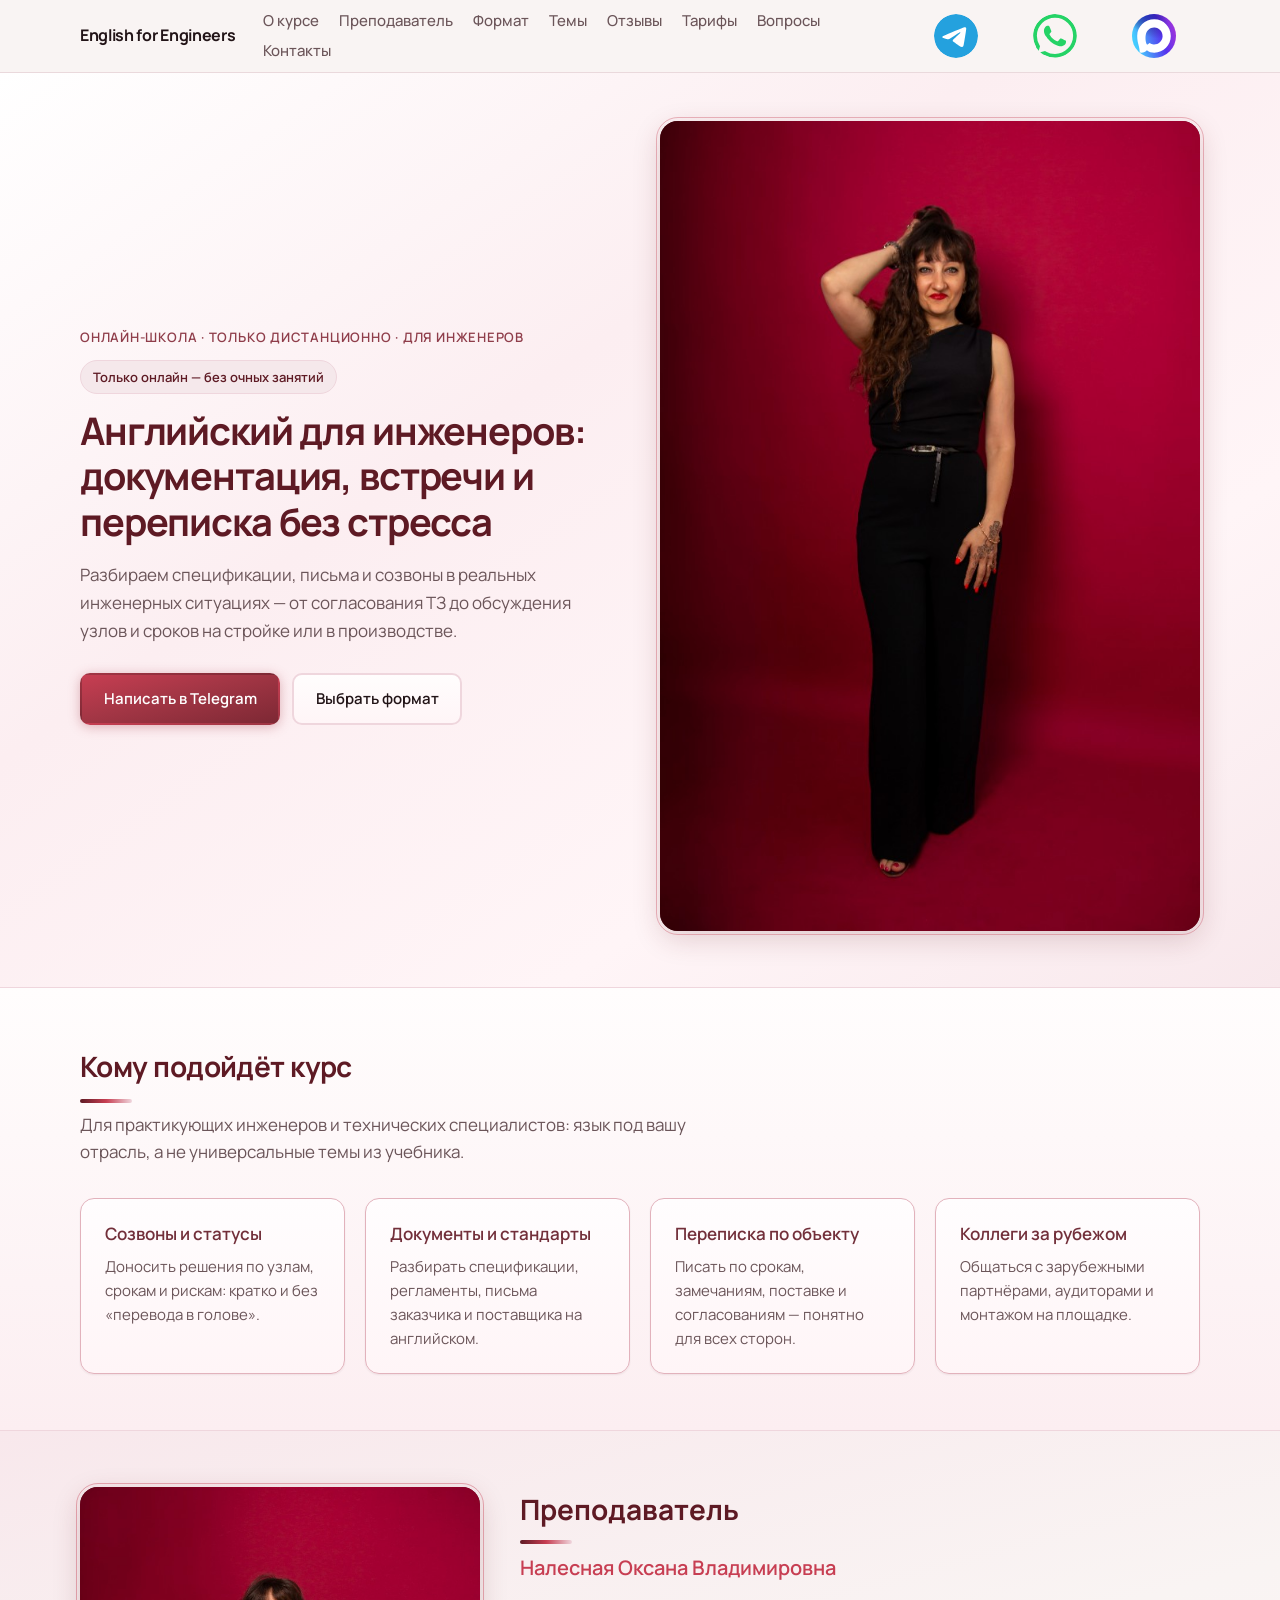
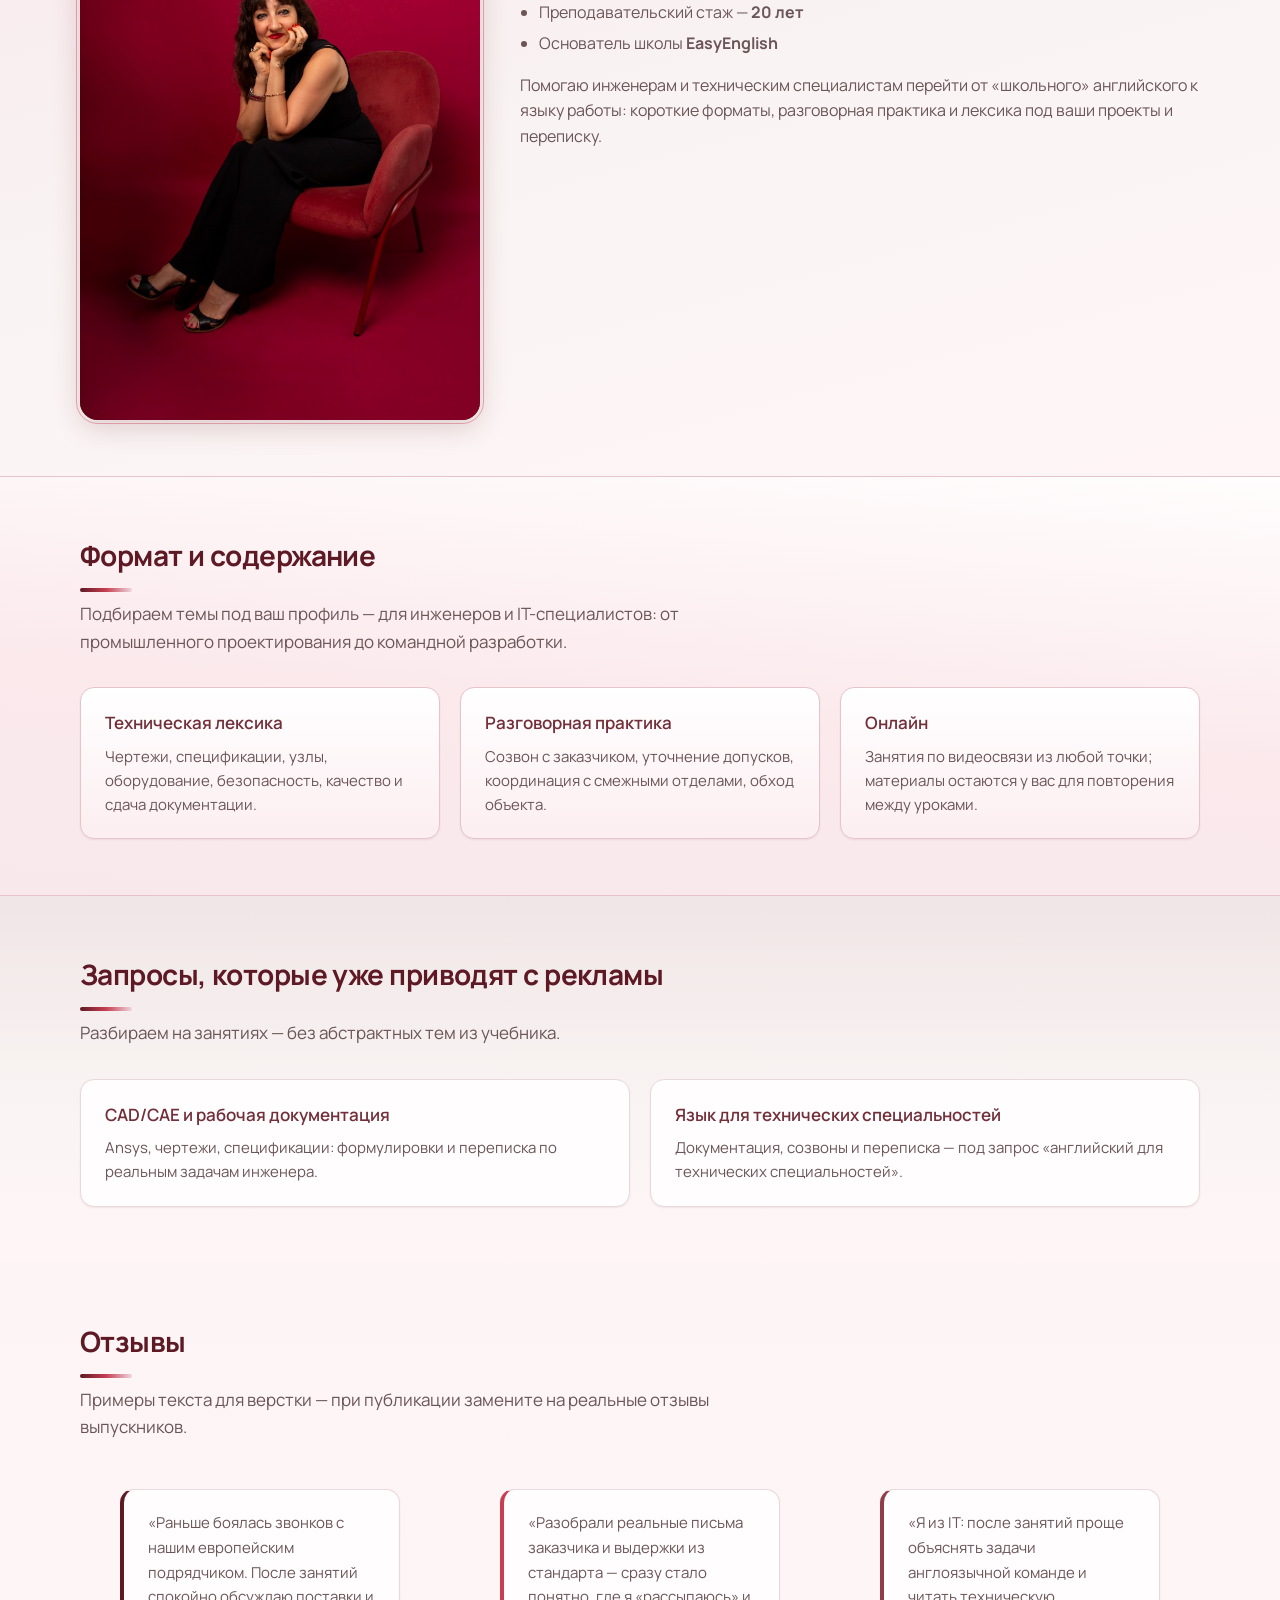
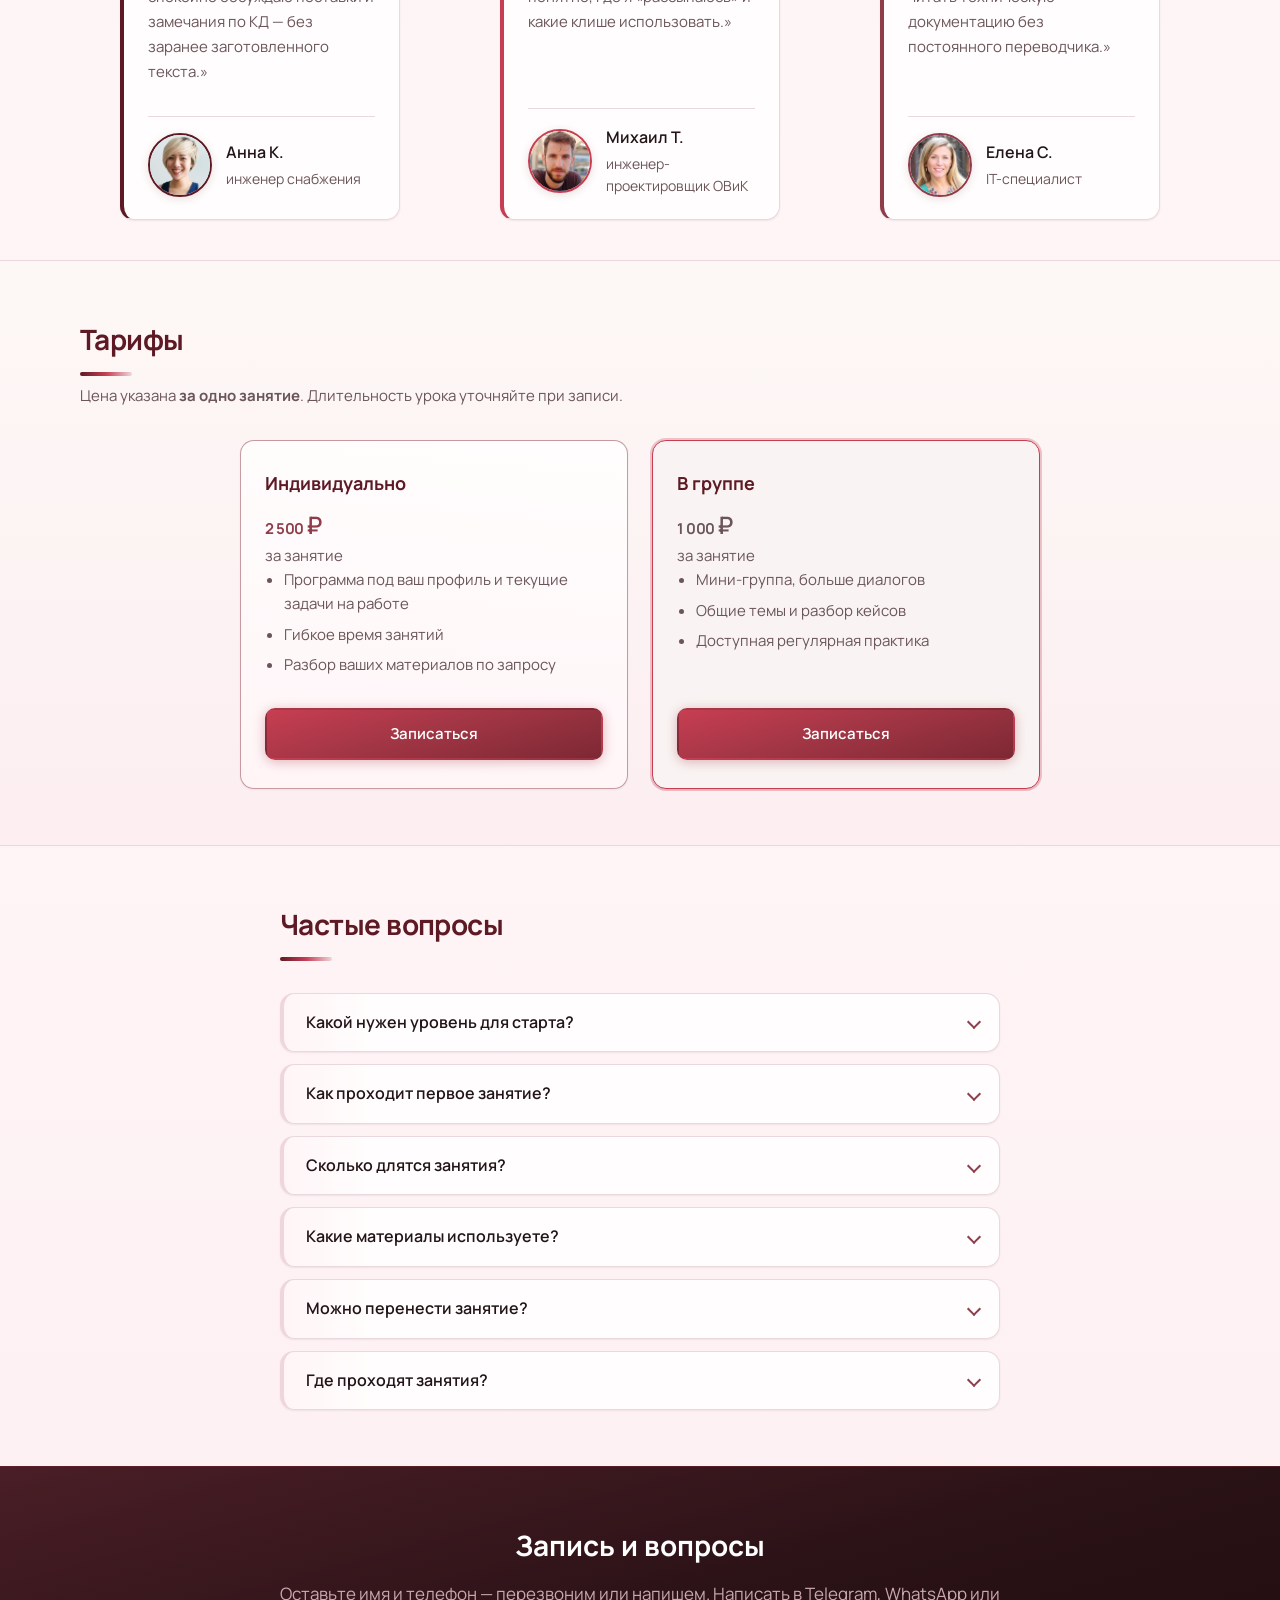
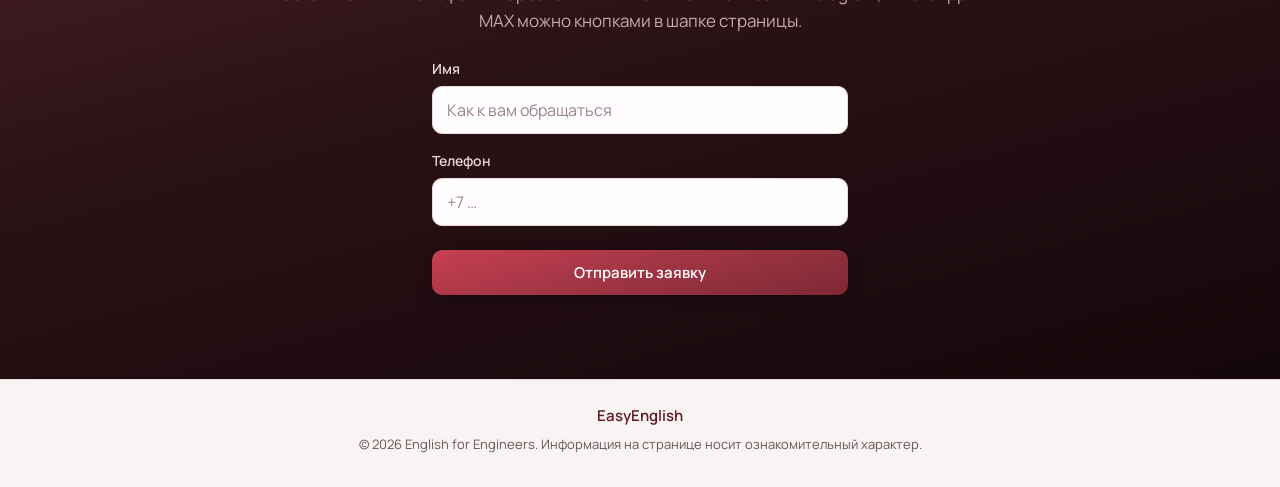
<file: index.html>
<!DOCTYPE html>
<html lang="ru">
<head>
  <meta charset="UTF-8" />
  <meta name="viewport" content="width=device-width, initial-scale=1" />
  <meta name="theme-color" content="#5e1a24" />
  <link rel="icon" href="assets/favicon.svg" type="image/svg+xml" />
  <meta name="description" content="Английский для инженеров — технический английский онлайн. EasyEnglish, занятия по видеосвязи." />
  <meta name="yandex-verification" content="b1f06b6a7f657af9" />
  <title>Английский для инженеров | EasyEnglish</title>
  <link rel="preconnect" href="https://fonts.googleapis.com" />
  <link rel="preconnect" href="https://fonts.gstatic.com" crossorigin />
  <link href="https://fonts.googleapis.com/css2?family=Manrope:wght@400;500;600;700&display=swap" rel="stylesheet" />
  <link rel="stylesheet" href="styles.css" />
</head>
<body>
  <a class="skip-link" href="#main">К основному содержимому</a>

  <header class="site-header" id="top">
    <div class="container header-inner">
      <a class="logo" href="#top">English for Engineers</a>
      <nav class="site-nav" id="site-nav" aria-label="Основная навигация">
        <ul class="nav-list">
          <li><a href="#about">О курсе</a></li>
          <li><a href="#teacher">Преподаватель</a></li>
          <li><a href="#program">Формат</a></li>
          <li><a href="#topics">Темы</a></li>
          <li><a href="#reviews">Отзывы</a></li>
          <li><a href="#pricing">Тарифы</a></li>
          <li><a href="#faq">Вопросы</a></li>
          <li><a href="#contacts">Контакты</a></li>
        </ul>
      </nav>
      <div class="header-toolbar">
        <div class="header-messenger-links" role="group" aria-label="Написать в мессенджерах">
          <a
            class="btn btn-header-tg"
            href="https://t.me/I_am_Oksana_Nalesnaya"
            rel="noopener noreferrer"
            target="_blank"
            aria-label="Написать в Telegram"
            data-goal="messenger"
          >
            <img class="btn-header-tg__svg" src="assets/telegram-icon.svg" width="44" height="44" alt="" decoding="async" />
          </a>
          <a
            class="btn btn-header-tg"
            href="https://wa.me/79298185051"
            target="_blank"
            rel="noopener noreferrer"
            aria-label="Написать в WhatsApp"
            data-goal="messenger"
          >
            <img class="btn-header-tg__svg" src="assets/whatsapp-icon.svg" width="44" height="44" alt="" decoding="async" />
          </a>
          <a class="btn btn-header-tg" href="tel:+79298185051" aria-label="Позвонить или написать в MAX">
            <img class="btn-header-tg__svg" src="assets/max-icon.svg" width="44" height="44" alt="" decoding="async" />
          </a>
        </div>
        <button type="button" class="nav-toggle" aria-expanded="false" aria-controls="site-nav" aria-label="Открыть меню">
          <span class="nav-toggle-bar" aria-hidden="true"></span>
          <span class="nav-toggle-bar" aria-hidden="true"></span>
          <span class="nav-toggle-bar" aria-hidden="true"></span>
        </button>
      </div>
    </div>
  </header>

  <main id="main">
    <section class="hero" aria-labelledby="hero-title">
      <div class="container hero-grid">
        <div class="hero-copy">
          <p class="eyebrow">Для инженеров, которые хотят уверенный рабочий английский</p>
          <p class="online-badge" id="online-badge">Только онлайн — без очных занятий</p>
          <h1 id="hero-title">Английский для инженеров: документация, встречи и переписка без стресса</h1>
          <p class="lead">
            Разбираем спецификации, письма и созвоны в реальных инженерных ситуациях — от согласования ТЗ до обсуждения узлов и сроков на стройке или в производстве.
          </p>
          <div class="hero-actions">
            <a class="btn btn-primary" href="https://t.me/I_am_Oksana_Nalesnaya" target="_blank" rel="noopener noreferrer" data-goal="messenger">Написать в Telegram</a>
            <a class="btn btn-secondary" href="#pricing">Выбрать формат</a>
          </div>
        </div>
        <div class="hero-visual">
          <img src="assets/hero.png" alt="Налесная Оксана Владимировна, преподаватель курса английского для инженеров" width="800" height="1200" class="hero-img" fetchpriority="high" />
        </div>
      </div>
    </section>

    <section class="section section-alt" id="about" aria-labelledby="about-title">
      <div class="container">
        <header class="section-head">
          <h2 id="about-title">Кому подойдёт курс</h2>
          <p class="section-sub">Для практикующих инженеров и технических специалистов: язык под вашу отрасль, а не универсальные темы из учебника.</p>
        </header>
        <div class="card-grid card-grid-4">
          <article class="card">
            <h3 class="card-title">Созвоны и статусы</h3>
            <p>Доносить решения по узлам, срокам и рискам: кратко и без «перевода в голове».</p>
          </article>
          <article class="card">
            <h3 class="card-title">Документы и стандарты</h3>
            <p>Разбирать спецификации, регламенты, письма заказчика и поставщика на английском.</p>
          </article>
          <article class="card">
            <h3 class="card-title">Переписка по объекту</h3>
            <p>Писать по срокам, замечаниям, поставке и согласованиям — понятно для всех сторон.</p>
          </article>
          <article class="card">
            <h3 class="card-title">Коллеги за рубежом</h3>
            <p>Общаться с зарубежными партнёрами, аудиторами и монтажом на площадке.</p>
          </article>
        </div>
      </div>
    </section>

    <section class="section" id="teacher" aria-labelledby="teacher-title">
      <div class="container teacher-block">
        <div class="teacher-photo-wrap">
          <img src="assets/teacher.png" alt="Налесная Оксана Владимировна" width="800" height="1200" class="teacher-photo" />
        </div>
        <div class="teacher-text">
          <h2 id="teacher-title">Преподаватель</h2>
          <p class="teacher-name">Налесная Оксана Владимировна</p>
          <ul class="teacher-facts">
            <li>Преподавательский стаж — <strong>20 лет</strong></li>
            <li>Основатель школы <strong>EasyEnglish</strong></li>
          </ul>
          <p>
            Помогаю инженерам и техническим специалистам перейти от «школьного» английского к языку работы: короткие форматы, разговорная практика и лексика под ваши проекты и переписку.
          </p>
        </div>
      </div>
    </section>

    <section class="section section-alt" id="program" aria-labelledby="program-title">
      <div class="container">
        <header class="section-head">
          <h2 id="program-title">Формат и содержание</h2>
          <p class="section-sub">Подбираем темы под ваш профиль — для инженеров и IT-специалистов: от промышленного проектирования до командной разработки.</p>
        </header>
        <div class="card-grid card-grid-3">
          <article class="card">
            <h3 class="card-title">Техническая лексика</h3>
            <p>Чертежи, спецификации, узлы, оборудование, безопасность, качество и сдача документации.</p>
          </article>
          <article class="card">
            <h3 class="card-title">Разговорная практика</h3>
            <p>Созвон с заказчиком, уточнение допусков, координация с смежными отделами, обход объекта.</p>
          </article>
          <article class="card">
            <h3 class="card-title">Онлайн</h3>
            <p>Занятия по видеосвязи из любой точки; материалы остаются у вас для повторения между уроками.</p>
          </article>
        </div>
      </div>
    </section>

    <section class="section" id="topics" aria-labelledby="topics-title">
      <div class="container">
        <header class="section-head">
          <h2 id="topics-title">Запросы, которые уже приводят с рекламы</h2>
          <p class="section-sub">Разбираем на занятиях — без абстрактных тем из учебника.</p>
        </header>
        <div class="card-grid card-grid-2">
          <article class="card">
            <h3 class="card-title">Как выучить технический английский</h3>
            <p>План с нуля: лексика по вашей отрасли, созвоны, чтение документации — без зубрёжки ради экзамена.</p>
          </article>
          <article class="card">
            <h3 class="card-title">CAD/CAE и рабочая документация</h3>
            <p>Ansys, чертежи, спецификации: формулировки и переписка по реальным задачам инженера.</p>
          </article>
        </div>
      </div>
    </section>

    <section class="section" id="reviews" aria-labelledby="reviews-title">
      <div class="container">
        <header class="section-head">
          <h2 id="reviews-title">Отзывы</h2>
          <p class="section-sub">Примеры текста для верстки — при публикации замените на реальные отзывы выпускников.</p>
        </header>
        <!-- Аватары отзывов: randomuser.me/portraits (замените на фото реальных учеников при публикации). -->
        <div class="card-grid card-grid-3 reviews-grid">
          <blockquote class="card review-card">
            <p class="review-text">«Раньше боялась звонков с нашим европейским подрядчиком. После занятий спокойно обсуждаю поставки и замечания по КД — без заранее заготовленного текста.»</p>
            <footer class="review-footer">
              <img class="review-photo" src="assets/reviews/anna-k.jpg" width="128" height="128" alt="Портрет автора отзыва, Анна К." />
              <div class="review-meta">
                <cite class="review-author">Анна К.</cite>
                <span class="review-role">инженер снабжения</span>
              </div>
            </footer>
          </blockquote>
          <blockquote class="card review-card">
            <p class="review-text">«Разобрали реальные письма заказчика и выдержки из стандарта — сразу стало понятно, где я «рассыпаюсь» и какие клише использовать.»</p>
            <footer class="review-footer">
              <img class="review-photo" src="assets/reviews/mikhail-t.jpg" width="128" height="128" alt="Портрет автора отзыва, Михаил Т." />
              <div class="review-meta">
                <cite class="review-author">Михаил Т.</cite>
                <span class="review-role">инженер-проектировщик ОВиК / IT-специалист</span>
              </div>
            </footer>
          </blockquote>
          <blockquote class="card review-card">
            <p class="review-text">«Я из IT: после занятий проще объяснять задачи англоязычной команде и читать техническую документацию без постоянного переводчика.»</p>
            <footer class="review-footer">
              <img class="review-photo" src="assets/reviews/elena-s.jpg" width="128" height="128" alt="Портрет автора отзыва, Елена С." />
              <div class="review-meta">
                <cite class="review-author">Елена С.</cite>
                <span class="review-role">IT-специалист</span>
              </div>
            </footer>
          </blockquote>
        </div>
      </div>
    </section>

    <section class="section section-alt" id="pricing" aria-labelledby="pricing-title">
      <div class="container">
        <header class="section-head">
          <h2 id="pricing-title">Тарифы</h2>
          <p class="section-sub pricing-note">Цена указана <strong>за одно занятие</strong>. Длительность урока уточняйте при записи.</p>
        </header>
        <div class="pricing-grid">
          <article class="card pricing-card">
            <h3 class="pricing-name">Индивидуально</h3>
            <p class="pricing-price"><span class="amount">2&nbsp;500</span> <span class="currency">₽</span></p>
            <p class="pricing-unit">за занятие</p>
            <ul class="pricing-list">
              <li>Программа под ваш профиль и текущие задачи на работе</li>
              <li>Гибкое время занятий</li>
              <li>Разбор ваших материалов по запросу</li>
            </ul>
            <a class="btn btn-primary btn-block" href="#contacts">Записаться</a>
          </article>
          <article class="card pricing-card pricing-card-highlight">
            <h3 class="pricing-name">В группе</h3>
            <p class="pricing-price"><span class="amount">1&nbsp;000</span> <span class="currency">₽</span></p>
            <p class="pricing-unit">за занятие</p>
            <ul class="pricing-list">
              <li>Мини-группа, больше диалогов</li>
              <li>Общие темы и разбор кейсов</li>
              <li>Доступная регулярная практика</li>
            </ul>
            <a class="btn btn-primary btn-block" href="#contacts">Записаться</a>
          </article>
        </div>
      </div>
    </section>

    <section class="section" id="faq" aria-labelledby="faq-title">
      <div class="container container-narrow">
        <header class="section-head">
          <h2 id="faq-title">Частые вопросы</h2>
        </header>
        <div class="faq-list">
          <details class="faq-item">
            <summary>Какой нужен уровень для старта?</summary>
            <p>Ориентируемся на ваш текущий уровень: можно начать с Elementary+ при мотивации или с Intermediate, если уже есть база.</p>
          </details>
          <details class="faq-item">
            <summary>Как проходит первое занятие?</summary>
            <p>Короткое знакомство, цели, примеры ваших рабочих ситуаций — и план на ближайшие занятия.</p>
          </details>
          <details class="faq-item">
            <summary>Сколько длятся занятия?</summary>
            <p>Длительность согласуем при записи (типично 45–60 минут). В тарифах цена указана за одно занятие.</p>
          </details>
          <details class="faq-item">
            <summary>Какие материалы используете?</summary>
            <p>Сочетаем учебные материалы с вашими текстами, письмами и презентациями, чтобы язык сразу был «рабочим».</p>
          </details>
          <details class="faq-item">
            <summary>Можно перенести занятие?</summary>
            <p>Условия переноса и отмены согласовываются при записи и фиксируются в переписке.</p>
          </details>
          <details class="faq-item">
            <summary>Где проходят занятия?</summary>
            <p>Только онлайн — по видеосвязи. Очных занятий нет.</p>
          </details>
        </div>
      </div>
    </section>

    <section class="section section-cta" id="contacts" aria-labelledby="contacts-title">
      <div class="container container-narrow cta-inner">
        <h2 id="contacts-title">Запись и вопросы</h2>
        <p class="cta-lead">Оставьте имя и телефон — перезвоним или напишем. Написать в Telegram, WhatsApp или MAX можно кнопками в шапке страницы.</p>
        <!-- При включённой reCAPTCHA в Formspree + AJAX: вставьте публичный Site Key (reCAPTCHA v3).
             Secret key — только в настройках Formspree. Пусто = обычная отправка формы без fetch. -->
        <form
          class="contact-form"
          action="https://formspree.io/f/mgopqjdp"
          method="POST"
          data-recaptcha-site-key=""
        >
          <input type="hidden" name="_subject" value="Заявка: English for Engineers" />
          <!-- _next: на хостинге main.js подставит полный URL; в Formspree можно дублировать в настройках формы -->
          <input type="hidden" name="_next" value="thanks.html" />
          <p class="form-honeypot" aria-hidden="true">
            <!-- id без «company» — иначе автозаполнение может заполнить _gotcha и Formspree отметит заявку как спам -->
            <label for="form-hp-trap">Не заполнять</label>
            <input
              id="form-hp-trap"
              type="text"
              name="_gotcha"
              tabindex="-1"
              autocomplete="off"
              autocorrect="off"
              autocapitalize="off"
              spellcheck="false"
              data-lpignore="true"
              data-1p-ignore="true"
            />
          </p>
          <div class="form-row">
            <label for="contact-name">Имя</label>
            <input
              id="contact-name"
              name="name"
              type="text"
              required
              autocomplete="name"
              placeholder="Как к вам обращаться"
            />
          </div>
          <div class="form-row">
            <label for="contact-phone">Телефон</label>
            <input
              id="contact-phone"
              name="phone"
              type="tel"
              required
              autocomplete="tel"
              inputmode="tel"
              placeholder="+7 …"
            />
          </div>
          <button type="submit" class="btn btn-form-submit">Отправить заявку</button>
          <p class="form-status" id="contact-form-status" role="alert" aria-live="assertive" hidden></p>
        </form>
      </div>
    </section>
  </main>

  <footer class="site-footer">
    <div class="container footer-inner">
      <p class="footer-brand">EasyEnglish</p>
      <p class="footer-copy">© <span id="year"></span> <span id="footer-suffix">English for Engineers. Информация на странице носит ознакомительный характер.</span></p>
    </div>
  </footer>

  <a
    class="sticky-cta"
    id="sticky-cta"
    href="https://t.me/I_am_Oksana_Nalesnaya"
    target="_blank"
    rel="noopener noreferrer"
    data-goal="messenger"
    hidden
  >Написать в Telegram</a>

  <!-- Yandex.Metrika counter -->
  <script type="text/javascript">
    (function (m, e, t, r, i, k, a) {
      m[i] =
        m[i] ||
        function () {
          (m[i].a = m[i].a || []).push(arguments);
        };
      m[i].l = 1 * new Date();
      for (var j = 0; j < document.scripts.length; j++) {
        if (document.scripts[j].src === r) {
          return;
        }
      }
      (k = e.createElement(t)),
        (a = e.getElementsByTagName(t)[0]),
        (k.async = 1),
        (k.src = r),
        a.parentNode.insertBefore(k, a);
    })(window, document, "script", "https://mc.yandex.ru/metrika/tag.js?id=108484427", "ym");

    ym(108484427, "init", {
      ssr: true,
      webvisor: true,
      clickmap: true,
      ecommerce: "dataLayer",
      referrer: document.referrer,
      url: location.href,
      accurateTrackBounce: true,
      trackLinks: true,
    });
  </script>
  <noscript>
    <div>
      <img src="https://mc.yandex.ru/watch/108484427" style="position:absolute;left:-9999px" alt="" />
    </div>
  </noscript>
  <!-- /Yandex.Metrika counter -->

  <script src="content-segments.js"></script>
  <script src="main.js" defer></script>
</body>
</html>
</file>
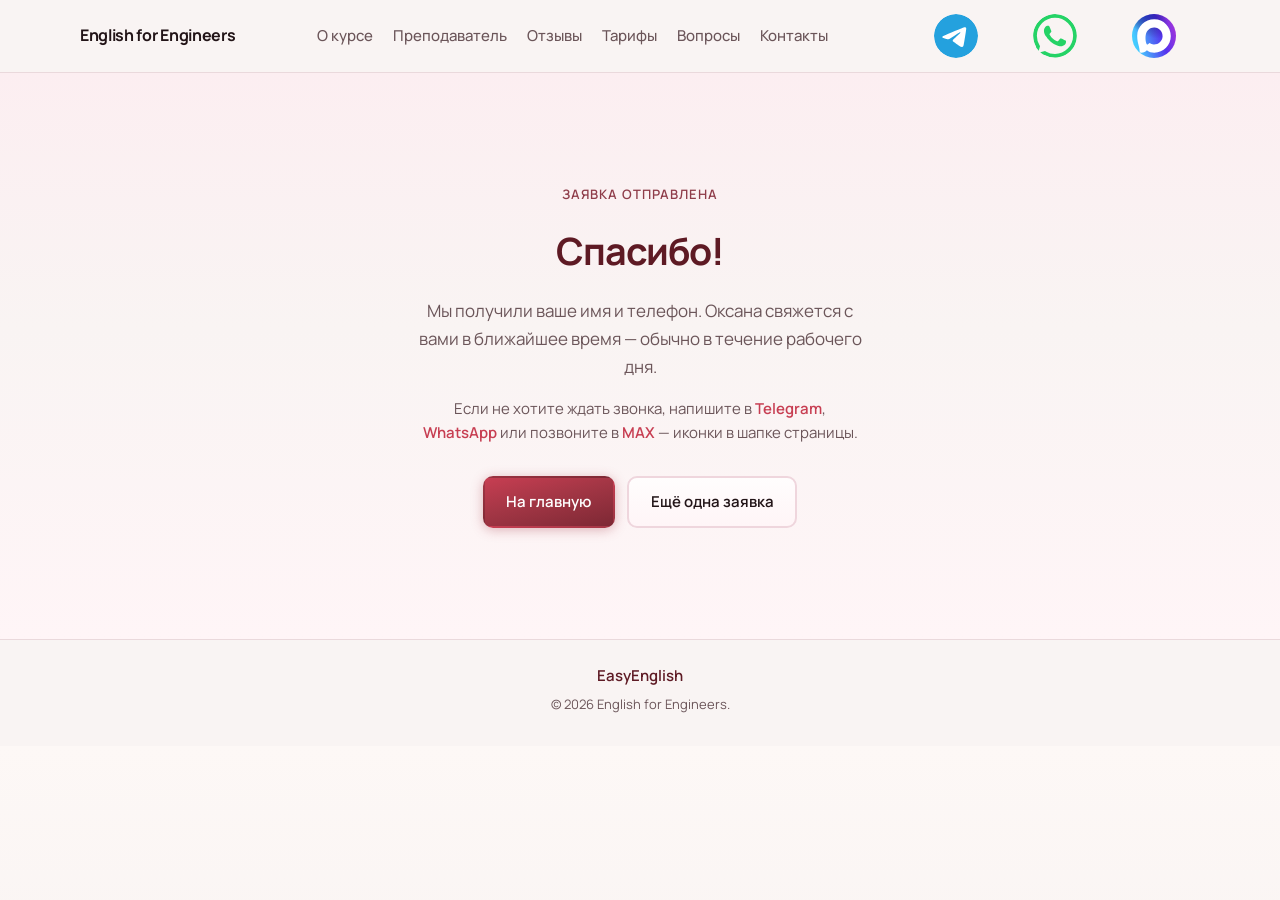
<file: thanks.html>
<!DOCTYPE html>
<html lang="ru">
<head>
  <meta charset="UTF-8" />
  <meta name="viewport" content="width=device-width, initial-scale=1" />
  <meta name="theme-color" content="#5e1a24" />
  <link rel="icon" href="assets/favicon.svg" type="image/svg+xml" />
  <meta name="robots" content="noindex" />
  <meta name="description" content="Спасибо за заявку — English for Engineers." />
  <title>Спасибо за заявку | EasyEnglish</title>
  <link rel="preconnect" href="https://fonts.googleapis.com" />
  <link rel="preconnect" href="https://fonts.gstatic.com" crossorigin />
  <link href="https://fonts.googleapis.com/css2?family=Manrope:wght@400;500;600;700&display=swap" rel="stylesheet" />
  <link rel="stylesheet" href="styles.css" />
</head>
<body>
  <a class="skip-link" href="#main">К основному содержимому</a>

  <header class="site-header" id="top">
    <div class="container header-inner">
      <a class="logo" href="index.html">English for Engineers</a>
      <nav class="site-nav" id="site-nav" aria-label="Основная навигация">
        <ul class="nav-list">
          <li><a href="index.html#about">О курсе</a></li>
          <li><a href="index.html#teacher">Преподаватель</a></li>
          <li><a href="index.html#reviews">Отзывы</a></li>
          <li><a href="index.html#pricing">Тарифы</a></li>
          <li><a href="index.html#faq">Вопросы</a></li>
          <li><a href="index.html#contacts">Контакты</a></li>
        </ul>
      </nav>
      <div class="header-toolbar">
        <div class="header-messenger-links" role="group" aria-label="Написать в мессенджерах">
          <a
            class="btn btn-header-tg"
            href="https://t.me/I_am_Oksana_Nalesnaya"
            rel="noopener noreferrer"
            target="_blank"
            aria-label="Написать в Telegram"
          >
            <img class="btn-header-tg__svg" src="assets/telegram-icon.svg" width="44" height="44" alt="" decoding="async" />
          </a>
          <a
            class="btn btn-header-tg"
            href="https://wa.me/79298185051"
            target="_blank"
            rel="noopener noreferrer"
            aria-label="Написать в WhatsApp"
          >
            <img class="btn-header-tg__svg" src="assets/whatsapp-icon.svg" width="44" height="44" alt="" decoding="async" />
          </a>
          <a class="btn btn-header-tg" href="tel:+79298185051" aria-label="Позвонить или написать в MAX">
            <img class="btn-header-tg__svg" src="assets/max-icon.svg" width="44" height="44" alt="" decoding="async" />
          </a>
        </div>
        <button type="button" class="nav-toggle" aria-expanded="false" aria-controls="site-nav" aria-label="Открыть меню">
          <span class="nav-toggle-bar" aria-hidden="true"></span>
          <span class="nav-toggle-bar" aria-hidden="true"></span>
          <span class="nav-toggle-bar" aria-hidden="true"></span>
        </button>
      </div>
    </div>
  </header>

  <main id="main">
    <section class="section thanks-section" aria-labelledby="thanks-title">
      <div class="container container-narrow thanks-inner">
        <p class="thanks-badge">Заявка отправлена</p>
        <h1 id="thanks-title">Спасибо!</h1>
        <p class="thanks-lead">
          Мы получили ваше имя и телефон. Оксана свяжется с вами в ближайшее время — обычно в течение рабочего дня.
        </p>
        <p class="thanks-hint">
          Если не хотите ждать звонка, напишите в <a href="https://t.me/I_am_Oksana_Nalesnaya" rel="noopener noreferrer" target="_blank">Telegram</a>, <a href="https://wa.me/79298185051" rel="noopener noreferrer" target="_blank">WhatsApp</a> или позвоните в <a href="tel:+79298185051">MAX</a> — иконки в шапке страницы.
        </p>
        <div class="thanks-actions">
          <a class="btn btn-primary" href="index.html">На главную</a>
          <a class="btn btn-secondary" href="index.html#contacts">Ещё одна заявка</a>
        </div>
      </div>
    </section>
  </main>

  <footer class="site-footer">
    <div class="container footer-inner">
      <p class="footer-brand">EasyEnglish</p>
      <p class="footer-copy">© <span id="year"></span> English for Engineers.</p>
    </div>
  </footer>

  <!-- Yandex.Metrika counter -->
  <script type="text/javascript">
    (function (m, e, t, r, i, k, a) {
      m[i] =
        m[i] ||
        function () {
          (m[i].a = m[i].a || []).push(arguments);
        };
      m[i].l = 1 * new Date();
      for (var j = 0; j < document.scripts.length; j++) {
        if (document.scripts[j].src === r) {
          return;
        }
      }
      (k = e.createElement(t)),
        (a = e.getElementsByTagName(t)[0]),
        (k.async = 1),
        (k.src = r),
        a.parentNode.insertBefore(k, a);
    })(window, document, "script", "https://mc.yandex.ru/metrika/tag.js?id=108484427", "ym");

    ym(108484427, "init", {
      ssr: true,
      webvisor: true,
      clickmap: true,
      ecommerce: "dataLayer",
      referrer: document.referrer,
      url: location.href,
      accurateTrackBounce: true,
      trackLinks: true,
    });
  </script>
  <noscript>
    <div>
      <img src="https://mc.yandex.ru/watch/108484427" style="position:absolute;left:-9999px" alt="" />
    </div>
  </noscript>
  <!-- /Yandex.Metrika counter -->

  <script src="main.js" defer></script>
</body>
</html>
</file>
<file: styles.css>
/* Extended gamut: бордо, вишня, крем, румянец — как на студийных снимках */

:root {
  --color-bg: #f9f4f3;
  --color-surface: #fffdfd;
  --color-text: #221417;
  --color-text-muted: #6b5559;
  --color-border: #ead9dc;
  --color-accent: #a33645;
  --color-accent-hover: #7d2834;
  --color-accent-soft: #f5e8eb;
  --color-accent-deep: #5e1a24;
  --color-cta-bg: #2a1216;
  --color-cta-muted: #c9a8af;
  /* дополнительные оттенки гаммы */
  --color-cream-warm: #fdf8f6;
  --color-blush-pale: #fff5f7;
  --color-blush: #f8e8ec;
  --color-blush-deep: #efd6dd;
  --color-rose-mist: #fceef1;
  --color-berry-fade: #fbe9ec;
  --color-wine-muted: #8f3d4a;
  --color-crimson: #c73e52;
  --color-burgundy-mid: #722f3a;
  --shadow-sm: 0 1px 2px rgba(42, 18, 22, 0.07);
  --shadow-md: 0 12px 32px rgba(42, 18, 22, 0.12);
  --shadow-wine: 0 8px 28px rgba(94, 26, 36, 0.18);
  --radius: 14px;
  --radius-lg: 18px;
  --container: 1120px;
  --header-h: 64px;
  --font: "Manrope", system-ui, -apple-system, "Segoe UI", sans-serif;
}

*,
*::before,
*::after {
  box-sizing: border-box;
}

html {
  scroll-behavior: smooth;
}

@media (prefers-reduced-motion: reduce) {
  html {
    scroll-behavior: auto;
  }
}

body {
  margin: 0;
  font-family: var(--font);
  font-size: 1rem;
  line-height: 1.6;
  color: var(--color-text);
  background: linear-gradient(
    180deg,
    var(--color-cream-warm) 0%,
    var(--color-bg) 35%,
    var(--color-blush-pale) 70%,
    var(--color-rose-mist) 100%
  );
}

section[id] {
  scroll-margin-top: calc(var(--header-h) + 1rem);
}

img {
  max-width: 100%;
  height: auto;
  display: block;
}

.skip-link {
  position: absolute;
  left: -9999px;
  top: 0;
  z-index: 1000;
  padding: 0.75rem 1rem;
  background: var(--color-accent);
  color: #fff;
  text-decoration: none;
  border-radius: 0 0 var(--radius) 0;
}

.skip-link:focus {
  left: 0;
}

.container {
  width: min(100% - 2rem, var(--container));
  margin-inline: auto;
}

.container-narrow {
  width: min(100% - 2rem, 720px);
  margin-inline: auto;
}

.site-header {
  position: sticky;
  top: 0;
  z-index: 100;
  background: rgba(249, 244, 243, 0.94);
  backdrop-filter: blur(10px);
  border-bottom: 1px solid var(--color-border);
}

.header-inner {
  display: flex;
  flex-wrap: wrap;
  align-items: center;
  justify-content: space-between;
  min-height: var(--header-h);
  gap: 0.75rem 1rem;
}

.header-toolbar {
  display: flex;
  align-items: center;
  gap: 0.5rem;
  flex-shrink: 0;
}

/* Круглая иконка Telegram (SVG: синий круг + белый самолёт, без теней) */
.btn-header-tg {
  display: inline-flex;
  align-items: center;
  justify-content: center;
  padding: 0;
  text-decoration: none;
  background: transparent;
  border: none;
  border-radius: 50%;
  line-height: 0;
  box-shadow: none;
}

.btn-header-tg__svg {
  display: block;
  width: 44px;
  height: 44px;
  border-radius: 50%;
}

.btn-header-tg:hover {
  opacity: 0.92;
}

.btn-header-tg:focus-visible {
  outline: 2px solid #24a1de;
  outline-offset: 3px;
}

@media (min-width: 769px) {
  .header-inner {
    flex-wrap: nowrap;
    gap: 1.25rem 1.75rem;
  }

  .logo {
    flex-shrink: 0;
  }

  .site-nav {
    flex: 1 1 auto;
    display: flex;
    justify-content: center;
    min-width: 0;
  }

  .header-toolbar {
    flex-shrink: 0;
  }

  .nav-toggle {
    display: none;
  }
}

.logo {
  font-weight: 700;
  font-size: 1rem;
  color: var(--color-text);
  text-decoration: none;
  letter-spacing: -0.02em;
}

.logo:hover,
.logo:focus-visible {
  color: var(--color-crimson);
}

.nav-toggle {
  display: none;
  flex-direction: column;
  justify-content: center;
  gap: 5px;
  width: 44px;
  height: 44px;
  padding: 0;
  border: 1px solid var(--color-border);
  border-radius: 10px;
  background: var(--color-surface);
  cursor: pointer;
}

.nav-toggle:focus-visible {
  outline: 2px solid var(--color-accent);
  outline-offset: 2px;
}

.nav-toggle-bar {
  display: block;
  width: 20px;
  height: 2px;
  margin-inline: auto;
  background: var(--color-text);
  border-radius: 1px;
}

.site-nav .nav-list {
  list-style: none;
  margin: 0;
  padding: 0;
  display: flex;
  flex-wrap: wrap;
  gap: 0.25rem 1.25rem;
  align-items: center;
}

.site-nav a {
  color: var(--color-text-muted);
  text-decoration: none;
  font-weight: 500;
  font-size: 0.9375rem;
}

.site-nav a:hover,
.site-nav a:focus-visible {
  color: var(--color-burgundy-mid);
}

@media (max-width: 768px) {
  /* Шапка в потоке документа: при скролле уезжает вверх вместе с контентом (не «прилипает»). */
  .site-header {
    position: relative;
  }

  section[id] {
    scroll-margin-top: 1rem;
  }

  .nav-toggle {
    display: flex;
  }

  .logo {
    order: 1;
  }

  .header-toolbar {
    order: 2;
    margin-left: auto;
  }

  .site-nav {
    order: 3;
    flex: 1 0 100%;
    width: 100%;
    background: var(--color-surface);
    border-top: 1px solid var(--color-border);
    box-shadow: 0 12px 20px rgba(42, 18, 22, 0.06);
    max-height: 0;
    overflow: hidden;
    visibility: hidden;
    transition: max-height 0.28s ease, visibility 0.28s;
  }

  .site-nav.is-open {
    max-height: 360px;
    visibility: visible;
  }

  .site-nav .nav-list {
    flex-direction: column;
    align-items: stretch;
    padding: 0.75rem 0 1rem;
    gap: 0;
  }

  .site-nav a {
    display: block;
    padding: 0.65rem 0;
    border-bottom: 1px solid var(--color-border);
  }

  .site-nav li:last-child a {
    border-bottom: 0;
  }
}

/* Страница «Спасибо» после Formspree */
.thanks-section {
  padding: 4rem 0 4.5rem;
  min-height: calc(70vh - var(--header-h));
  display: flex;
  align-items: center;
  background: linear-gradient(
    180deg,
    var(--color-rose-mist) 0%,
    var(--color-bg) 45%,
    var(--color-blush-pale) 100%
  );
}

.thanks-inner {
  text-align: center;
  max-width: 28rem;
}

.thanks-badge {
  margin: 0 0 1rem;
  font-size: 0.8125rem;
  font-weight: 600;
  text-transform: uppercase;
  letter-spacing: 0.08em;
  color: var(--color-wine-muted);
}

.thanks-section h1 {
  margin: 0 0 1rem;
  font-size: clamp(1.85rem, 5vw, 2.35rem);
  font-weight: 700;
  letter-spacing: -0.03em;
  color: var(--color-accent-deep);
}

.thanks-lead {
  margin: 0 0 1rem;
  font-size: 1.0625rem;
  line-height: 1.65;
  color: var(--color-text-muted);
}

.thanks-hint {
  margin: 0 0 2rem;
  font-size: 0.9375rem;
  line-height: 1.55;
  color: var(--color-text-muted);
}

.thanks-hint a {
  color: var(--color-crimson);
  font-weight: 600;
  text-decoration: none;
}

.thanks-hint a:hover,
.thanks-hint a:focus-visible {
  text-decoration: underline;
}

.thanks-actions {
  display: flex;
  flex-wrap: wrap;
  gap: 0.75rem;
  justify-content: center;
}

.hero {
  padding: 3rem 0 3.5rem;
  background: linear-gradient(
    145deg,
    #ffffff 0%,
    var(--color-rose-mist) 38%,
    var(--color-blush-pale) 72%,
    var(--color-blush) 100%
  );
}

.hero-grid {
  display: grid;
  grid-template-columns: 1fr 1fr;
  gap: 2.5rem;
  align-items: center;
}

.hero-copy {
  max-width: 36rem;
}

.eyebrow {
  margin: 0 0 0.75rem;
  font-size: 0.8125rem;
  font-weight: 600;
  text-transform: uppercase;
  letter-spacing: 0.06em;
  color: var(--color-wine-muted);
}

.hero h1 {
  margin: 0 0 1rem;
  font-size: clamp(1.75rem, 4vw, 2.375rem);
  font-weight: 700;
  line-height: 1.2;
  letter-spacing: -0.03em;
  color: var(--color-accent-deep);
}

.lead {
  margin: 0 0 1.75rem;
  font-size: 1.0625rem;
  color: var(--color-text-muted);
  line-height: 1.65;
}

.hero-actions {
  display: flex;
  flex-wrap: wrap;
  gap: 0.75rem;
}

.hero-visual {
  border-radius: var(--radius-lg);
  overflow: hidden;
  box-shadow: var(--shadow-wine);
  background: linear-gradient(145deg, var(--color-accent-deep), var(--color-burgundy-mid));
  outline: 1px solid rgba(199, 62, 82, 0.35);
  outline-offset: 3px;
}

.hero-img {
  width: 100%;
  aspect-ratio: 2 / 3;
  object-fit: cover;
  object-position: center 20%;
}

@media (max-width: 900px) {
  .hero-grid {
    grid-template-columns: 1fr;
  }

  .hero-visual {
    order: -1;
    max-width: 520px;
    margin-inline: auto;
  }
}

.btn {
  display: inline-flex;
  align-items: center;
  justify-content: center;
  padding: 0.75rem 1.35rem;
  font-family: inherit;
  font-size: 0.9375rem;
  font-weight: 600;
  text-decoration: none;
  border-radius: 10px;
  border: 2px solid transparent;
  cursor: pointer;
  transition: background 0.15s, color 0.15s, border-color 0.15s;
}

.btn:focus-visible {
  outline: 2px solid var(--color-accent);
  outline-offset: 2px;
}

.btn-primary {
  background: linear-gradient(165deg, var(--color-crimson) 0%, var(--color-accent) 45%, var(--color-accent-hover) 100%);
  color: #fff;
  box-shadow: 0 2px 12px rgba(163, 54, 69, 0.35);
}

.btn-primary:hover {
  background: linear-gradient(165deg, var(--color-accent) 0%, var(--color-burgundy-mid) 100%);
  box-shadow: 0 4px 16px rgba(94, 26, 36, 0.4);
}

.btn-secondary {
  background: linear-gradient(180deg, var(--color-surface), var(--color-blush-pale));
  color: var(--color-text);
  border-color: var(--color-blush-deep);
}

.btn-secondary:hover {
  border-color: var(--color-crimson);
  color: var(--color-crimson);
  background: var(--color-surface);
}

.btn-block {
  width: 100%;
  margin-top: auto;
}

.section {
  padding: 3.5rem 0;
}

.section-alt {
  background: var(--color-surface);
  border-block: 1px solid var(--color-border);
}

/* Разные фоны секций — чередование оттенков бордо и румянца */
main > section:nth-of-type(2).section-alt {
  background: linear-gradient(180deg, var(--color-surface) 0%, var(--color-rose-mist) 100%);
  border-block-color: var(--color-blush-deep);
}

main > section:nth-of-type(3).section:not(.section-cta) {
  background: linear-gradient(165deg, var(--color-blush) 0%, var(--color-bg) 48%, var(--color-blush-pale) 100%);
}

main > section:nth-of-type(4).section-alt {
  background: linear-gradient(185deg, var(--color-surface) 0%, var(--color-berry-fade) 55%, var(--color-blush) 100%);
  border-block-color: #e8c2cb;
}

main > section:nth-of-type(5).section:not(.section-cta) {
  background: linear-gradient(180deg, rgba(94, 26, 36, 0.07) 0%, var(--color-bg) 55%, var(--color-blush-pale) 100%);
}

main > section:nth-of-type(6).section-alt {
  background: linear-gradient(135deg, var(--color-surface) 0%, var(--color-accent-soft) 42%, var(--color-blush-deep) 100%);
  border-block-color: var(--color-crimson);
}

main > section:nth-of-type(7).section:not(.section-cta) {
  background: linear-gradient(180deg, var(--color-cream-warm) 0%, var(--color-rose-mist) 100%);
}

.section-head {
  max-width: 40rem;
  margin-bottom: 2rem;
}

.section-head h2 {
  margin: 0 0 0.5rem;
  font-size: clamp(1.5rem, 3vw, 1.75rem);
  font-weight: 700;
  letter-spacing: -0.02em;
  color: var(--color-accent-deep);
}

.section-head h2::after {
  content: "";
  display: block;
  width: 3.25rem;
  height: 4px;
  margin-top: 0.65rem;
  border-radius: 3px;
  background: linear-gradient(
    90deg,
    var(--color-accent-deep),
    var(--color-crimson),
    var(--color-blush-deep)
  );
}

.section-sub {
  margin: 0;
  color: var(--color-text-muted);
  font-size: 1.0625rem;
}

.pricing-note {
  font-size: 0.9375rem;
}

.card-grid {
  display: grid;
  gap: 1.25rem;
}

.card-grid-3 {
  grid-template-columns: repeat(3, 1fr);
}

.card-grid-4 {
  grid-template-columns: repeat(4, 1fr);
}

@media (max-width: 960px) {
  .card-grid-4 {
    grid-template-columns: repeat(2, 1fr);
  }

  .card-grid-3 {
    grid-template-columns: 1fr;
  }
}

@media (max-width: 520px) {
  .card-grid-4 {
    grid-template-columns: 1fr;
  }
}

.card {
  background: var(--color-surface);
  border: 1px solid var(--color-border);
  border-radius: var(--radius);
  padding: 1.35rem 1.5rem;
  box-shadow: var(--shadow-sm);
}

.section-alt .card {
  background: var(--color-bg);
}

main > section:nth-of-type(2).section-alt .card {
  background: linear-gradient(180deg, #fffdfe 0%, var(--color-blush-pale) 100%);
  border-color: #e2b2bc;
}

main > section:nth-of-type(4).section-alt .card {
  background: linear-gradient(180deg, #ffffff 0%, var(--color-rose-mist) 100%);
  border-color: #e5c4cb;
}

main > section:nth-of-type(6).section-alt .card {
  background: linear-gradient(180deg, #fffafb 0%, var(--color-blush-pale) 100%);
  border-color: #deb0bb;
}

.card-title {
  margin: 0 0 0.5rem;
  font-size: 1.0625rem;
  font-weight: 600;
  color: var(--color-burgundy-mid);
}

.card p {
  margin: 0;
  color: var(--color-text-muted);
  font-size: 0.9375rem;
}

.teacher-block {
  display: grid;
  grid-template-columns: minmax(280px, 400px) 1fr;
  gap: 2.5rem;
  align-items: start;
}

.teacher-photo-wrap {
  border-radius: var(--radius-lg);
  overflow: hidden;
  box-shadow: var(--shadow-wine);
  background: linear-gradient(160deg, var(--color-accent-deep), var(--color-burgundy-mid));
  aspect-ratio: 3 / 4;
  outline: 1px solid rgba(199, 62, 82, 0.4);
  outline-offset: 3px;
}

.teacher-photo {
  width: 100%;
  height: 100%;
  object-fit: cover;
}

.teacher-text h2 {
  margin: 0 0 0.5rem;
  font-size: 1.75rem;
  font-weight: 700;
  color: var(--color-accent-deep);
}

.teacher-text h2::after {
  content: "";
  display: block;
  width: 3.25rem;
  height: 4px;
  margin-top: 0.5rem;
  border-radius: 3px;
  background: linear-gradient(
    90deg,
    var(--color-accent-deep),
    var(--color-crimson),
    var(--color-blush-deep)
  );
}

.teacher-name {
  margin: 0 0 1rem;
  font-size: 1.25rem;
  font-weight: 600;
  color: var(--color-crimson);
}

.teacher-facts {
  margin: 0 0 1rem;
  padding-left: 1.2rem;
  color: var(--color-text-muted);
}

.teacher-facts li {
  margin-bottom: 0.35rem;
}

.teacher-text > p:last-child {
  margin: 0;
  color: var(--color-text-muted);
}

@media (max-width: 768px) {
  .teacher-block {
    grid-template-columns: 1fr;
  }

  .teacher-photo-wrap {
    max-width: 320px;
    margin-inline: auto;
  }
}

.reviews-grid .review-card:nth-child(1) {
  border-left: 4px solid var(--color-accent-deep);
}

.reviews-grid .review-card:nth-child(2) {
  border-left: 4px solid var(--color-crimson);
}

.reviews-grid .review-card:nth-child(3) {
  border-left: 4px solid var(--color-wine-muted);
}

.review-card {
  display: flex;
  flex-direction: column;
  min-height: 100%;
}

.review-text {
  margin: 0 0 1.25rem;
  font-size: 0.9375rem;
  font-style: normal;
  color: var(--color-text);
  line-height: 1.65;
}

.review-footer {
  margin-top: auto;
  padding-top: 1rem;
  border-top: 1px solid var(--color-border);
  display: flex;
  align-items: center;
  gap: 0.875rem;
}

.review-photo {
  width: 64px;
  height: 64px;
  border-radius: 50%;
  object-fit: cover;
  flex-shrink: 0;
  border: 2px solid var(--color-blush-deep);
  box-shadow: 0 2px 8px rgba(114, 47, 58, 0.15);
}

.reviews-grid .review-card:nth-child(1) .review-photo {
  border-color: var(--color-accent-deep);
}

.reviews-grid .review-card:nth-child(2) .review-photo {
  border-color: var(--color-crimson);
}

.reviews-grid .review-card:nth-child(3) .review-photo {
  border-color: var(--color-wine-muted);
}

.review-meta {
  min-width: 0;
}

.review-author {
  font-style: normal;
  font-weight: 600;
  display: block;
}

.review-role {
  font-size: 0.875rem;
  color: var(--color-text-muted);
  display: block;
  margin-top: 0.15rem;
}

.pricing-grid {
  display: grid;
  grid-template-columns: repeat(2, 1fr);
  gap: 1.5rem;
  max-width: 800px;
  margin-inline: auto;
}

@media (max-width: 640px) {
  .pricing-grid {
    grid-template-columns: 1fr;
  }
}

.pricing-card {
  display: flex;
  flex-direction: column;
  padding: 1.75rem 1.5rem;
}

.pricing-grid .pricing-card:first-child {
  border-color: rgba(143, 61, 74, 0.5);
  background: linear-gradient(185deg, var(--color-surface) 0%, var(--color-blush-pale) 100%);
  box-shadow: var(--shadow-sm);
}

.pricing-grid .pricing-card:first-child .pricing-price {
  color: var(--color-wine-muted);
}

.pricing-card-highlight {
  border-color: var(--color-crimson);
  box-shadow: 0 0 0 2px rgba(199, 62, 82, 0.28), var(--shadow-sm);
  background: linear-gradient(165deg, var(--color-accent-soft) 0%, var(--color-blush-deep) 100%);
}

.pricing-name {
  margin: 0 0 0.5rem;
  font-size: 1.125rem;
  font-weight: 700;
  color: var(--color-accent-deep);
}

.pricing-price {
  margin: 0;
  font-size: 2.25rem;
  font-weight: 700;
  letter-spacing: -0.03em;
  color: var(--color-crimson);
}

.pricing-price .currency {
  font-size: 1.5rem;
  font-weight: 600;
}

.pricing-unit {
  margin: 0 0 1.25rem;
  font-size: 0.875rem;
  color: var(--color-text-muted);
}

.pricing-list {
  margin: 0 0 1.5rem;
  padding-left: 1.2rem;
  color: var(--color-text-muted);
  font-size: 0.9375rem;
  flex-grow: 1;
}

.pricing-list li {
  margin-bottom: 0.4rem;
}

.faq-list {
  display: flex;
  flex-direction: column;
  gap: 0.75rem;
}

.faq-item {
  background: linear-gradient(90deg, var(--color-blush-pale) 0%, var(--color-surface) 12%, var(--color-surface) 100%);
  border: 1px solid var(--color-border);
  border-left: 4px solid var(--color-blush-deep);
  border-radius: var(--radius);
  padding: 0 1.25rem 0 1.35rem;
  box-shadow: var(--shadow-sm);
}

.faq-item[open] {
  border-left-color: var(--color-crimson);
  background: linear-gradient(90deg, var(--color-accent-soft) 0%, var(--color-surface) 18%, var(--color-surface) 100%);
}

.faq-item summary {
  cursor: pointer;
  font-weight: 600;
  padding: 1rem 0;
  list-style: none;
  display: flex;
  align-items: center;
  justify-content: space-between;
  gap: 1rem;
}

.faq-item summary::-webkit-details-marker {
  display: none;
}

.faq-item summary::after {
  content: "";
  width: 10px;
  height: 10px;
  border-right: 2px solid var(--color-wine-muted);
  border-bottom: 2px solid var(--color-wine-muted);
  transform: rotate(45deg);
  flex-shrink: 0;
  transition: transform 0.2s;
}

.faq-item[open] summary::after {
  transform: rotate(-135deg);
}

.faq-item p {
  margin: 0 0 1.15rem;
  padding-top: 0;
  color: var(--color-text-muted);
  font-size: 0.9375rem;
}

.section-cta {
  background: linear-gradient(
    165deg,
    #4a1e26 0%,
    var(--color-cta-bg) 38%,
    #1f0c10 72%,
    #140709 100%
  );
  color: #f5e8ea;
  text-align: center;
  padding: 3.5rem 0;
  border-top: 1px solid rgba(199, 62, 82, 0.35);
}

.section-cta h2 {
  margin: 0 0 0.75rem;
  font-size: 1.75rem;
  color: #fff;
}

.cta-inner {
  position: relative;
}

.cta-lead {
  margin: 0 0 1.5rem;
  color: var(--color-cta-muted);
  font-size: 1.0625rem;
}

.header-messenger-links {
  display: flex;
  align-items: center;
  gap: 0.5rem;
  flex-shrink: 0;
}

.contact-form {
  text-align: left;
  max-width: 26rem;
  margin: 0 auto 1.75rem;
}

.form-honeypot {
  position: absolute;
  width: 1px;
  height: 1px;
  padding: 0;
  margin: -1px;
  overflow: hidden;
  clip: rect(0, 0, 0, 0);
  white-space: nowrap;
  border: 0;
}

.form-row {
  margin-bottom: 1rem;
}

.form-row:last-of-type {
  margin-bottom: 1.25rem;
}

.form-row label {
  display: block;
  margin-bottom: 0.35rem;
  font-size: 0.875rem;
  font-weight: 600;
  color: #e8d4d8;
}

.form-row input {
  width: 100%;
  padding: 0.75rem 0.9rem;
  font-family: inherit;
  font-size: 1rem;
  color: var(--color-text);
  background: #fffefd;
  border: 1px solid var(--color-blush-deep);
  border-radius: 10px;
  transition: border-color 0.15s, box-shadow 0.15s;
}

.form-row input::placeholder {
  color: #9a8588;
}

.form-row input:hover {
  border-color: #d4a8b0;
}

.form-row input:focus {
  outline: none;
  border-color: var(--color-crimson);
  box-shadow: 0 0 0 3px rgba(199, 62, 82, 0.25);
}

.form-row input:focus-visible {
  outline: 2px solid var(--color-crimson);
  outline-offset: 2px;
}

.btn-form-submit {
  width: 100%;
  margin-top: 0.25rem;
  background: linear-gradient(165deg, var(--color-crimson) 0%, var(--color-accent) 45%, var(--color-accent-hover) 100%);
  color: #fff;
  border: none;
  box-shadow: 0 2px 16px rgba(0, 0, 0, 0.35);
}

.btn-form-submit:hover {
  background: linear-gradient(165deg, var(--color-accent) 0%, var(--color-burgundy-mid) 100%);
  box-shadow: 0 4px 20px rgba(0, 0, 0, 0.4);
}

.btn-form-submit:focus-visible {
  outline: 2px solid #fff;
  outline-offset: 3px;
}

.contact-form .btn-form-submit:disabled {
  opacity: 0.75;
  cursor: not-allowed;
}

.form-status {
  margin-top: 1rem;
  padding: 0.75rem 1rem;
  font-size: 0.9rem;
  line-height: 1.45;
  color: #fff;
  background: rgba(199, 62, 82, 0.95);
  border-radius: var(--radius-sm, 8px);
  border: 1px solid rgba(255, 255, 255, 0.2);
}

.site-footer {
  padding: 1.5rem 0 2rem;
  background: var(--color-bg);
  border-top: 1px solid var(--color-border);
}

.footer-inner {
  text-align: center;
}

.footer-brand {
  margin: 0 0 0.35rem;
  font-weight: 600;
  font-size: 0.9375rem;
  color: var(--color-accent-deep);
}

.footer-copy {
  margin: 0;
  font-size: 0.8125rem;
  color: var(--color-text-muted);
}

.online-badge {
  display: inline-block;
  margin: 0 0 0.85rem;
  padding: 0.35rem 0.75rem;
  font-size: 0.8125rem;
  font-weight: 600;
  color: var(--color-accent-deep);
  background: var(--color-accent-soft);
  border: 1px solid var(--color-blush-deep);
  border-radius: 999px;
}

.card-grid-2 {
  grid-template-columns: repeat(2, minmax(0, 1fr));
}

.sticky-cta {
  display: none;
}

@media (max-width: 768px) {
  .card-grid-2 {
    grid-template-columns: 1fr;
  }

  .sticky-cta {
    display: block;
    position: fixed;
    left: 0;
    right: 0;
    bottom: 0;
    z-index: 98;
    padding: 14px 16px calc(14px + env(safe-area-inset-bottom, 0px));
    font-family: inherit;
    font-size: 1rem;
    font-weight: 700;
    text-align: center;
    text-decoration: none;
    color: #fff;
    background: linear-gradient(165deg, var(--color-crimson) 0%, var(--color-accent) 100%);
    box-shadow: 0 -4px 24px rgba(42, 18, 22, 0.18);
    transform: translateY(110%);
    transition: transform 0.25s ease;
  }

  .sticky-cta.is-visible {
    transform: translateY(0);
  }

  body {
    padding-bottom: calc(56px + env(safe-area-inset-bottom, 0px));
  }
}
</file>
